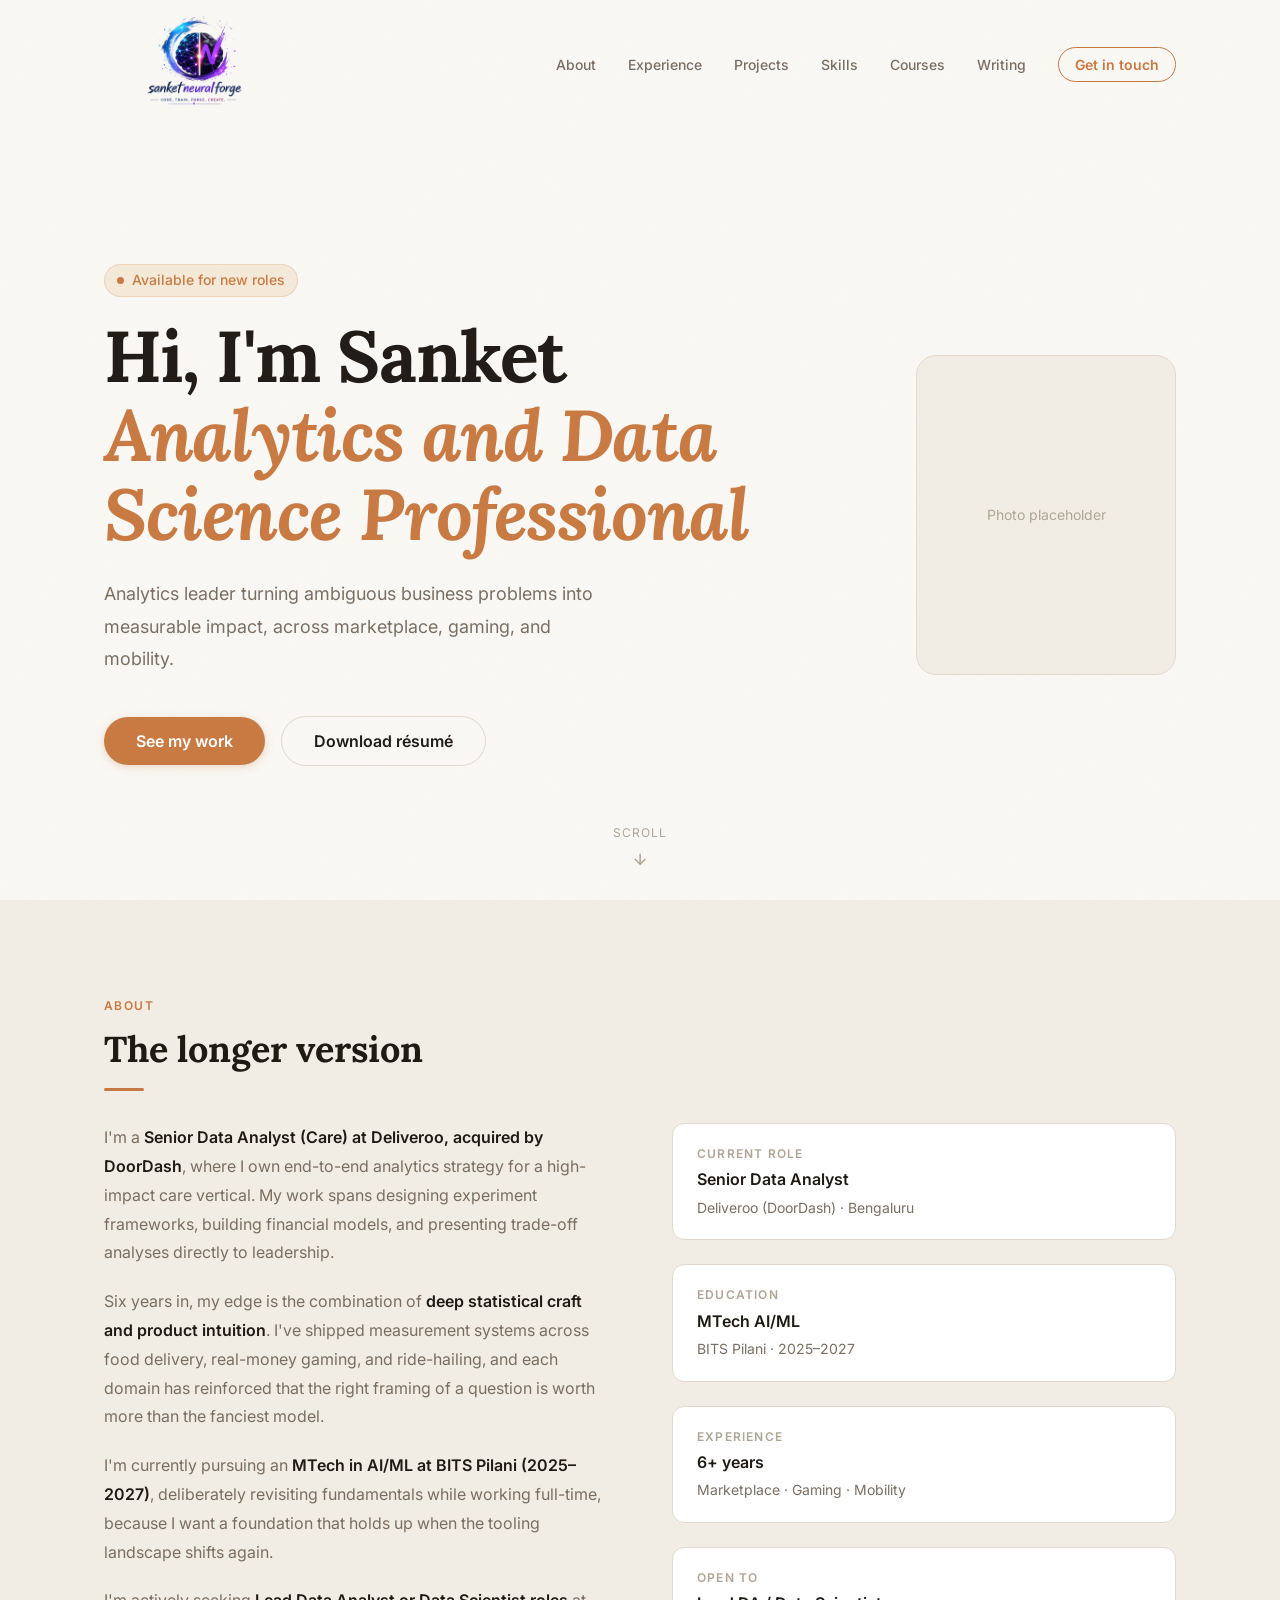
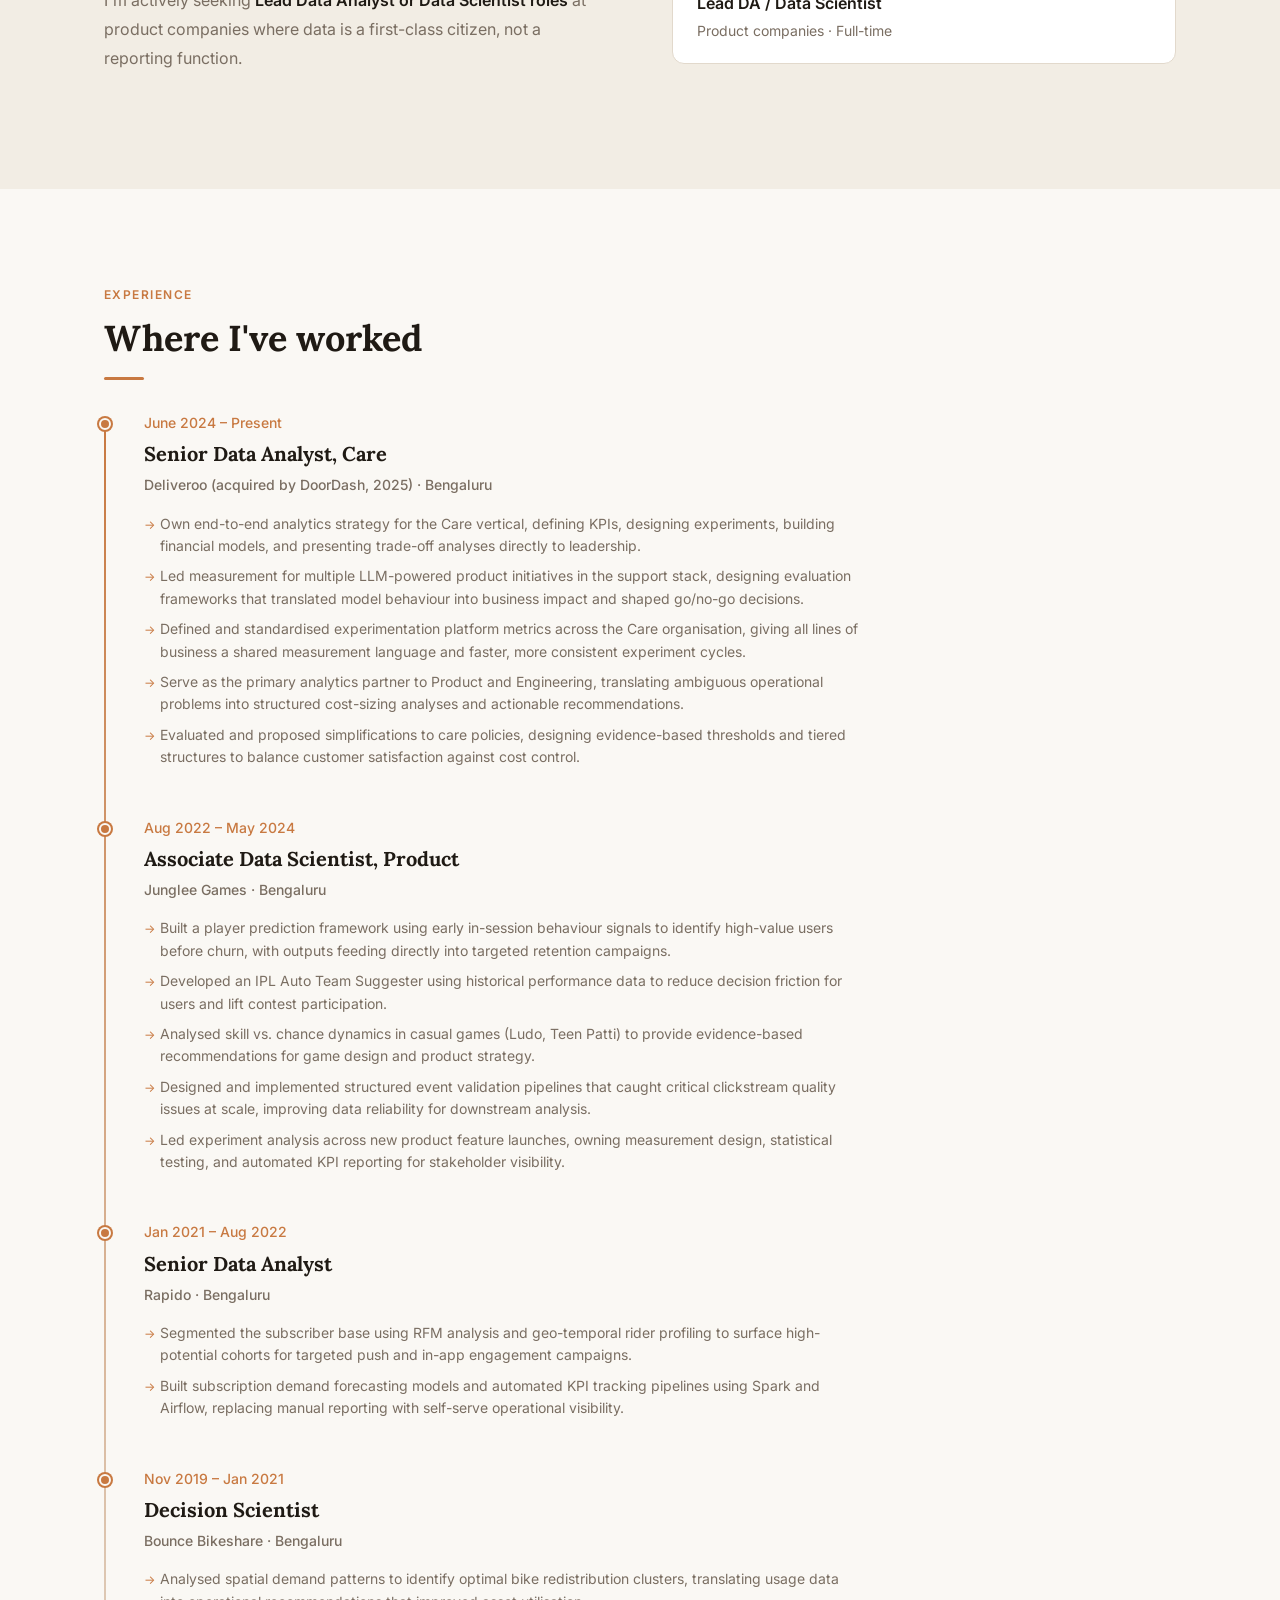
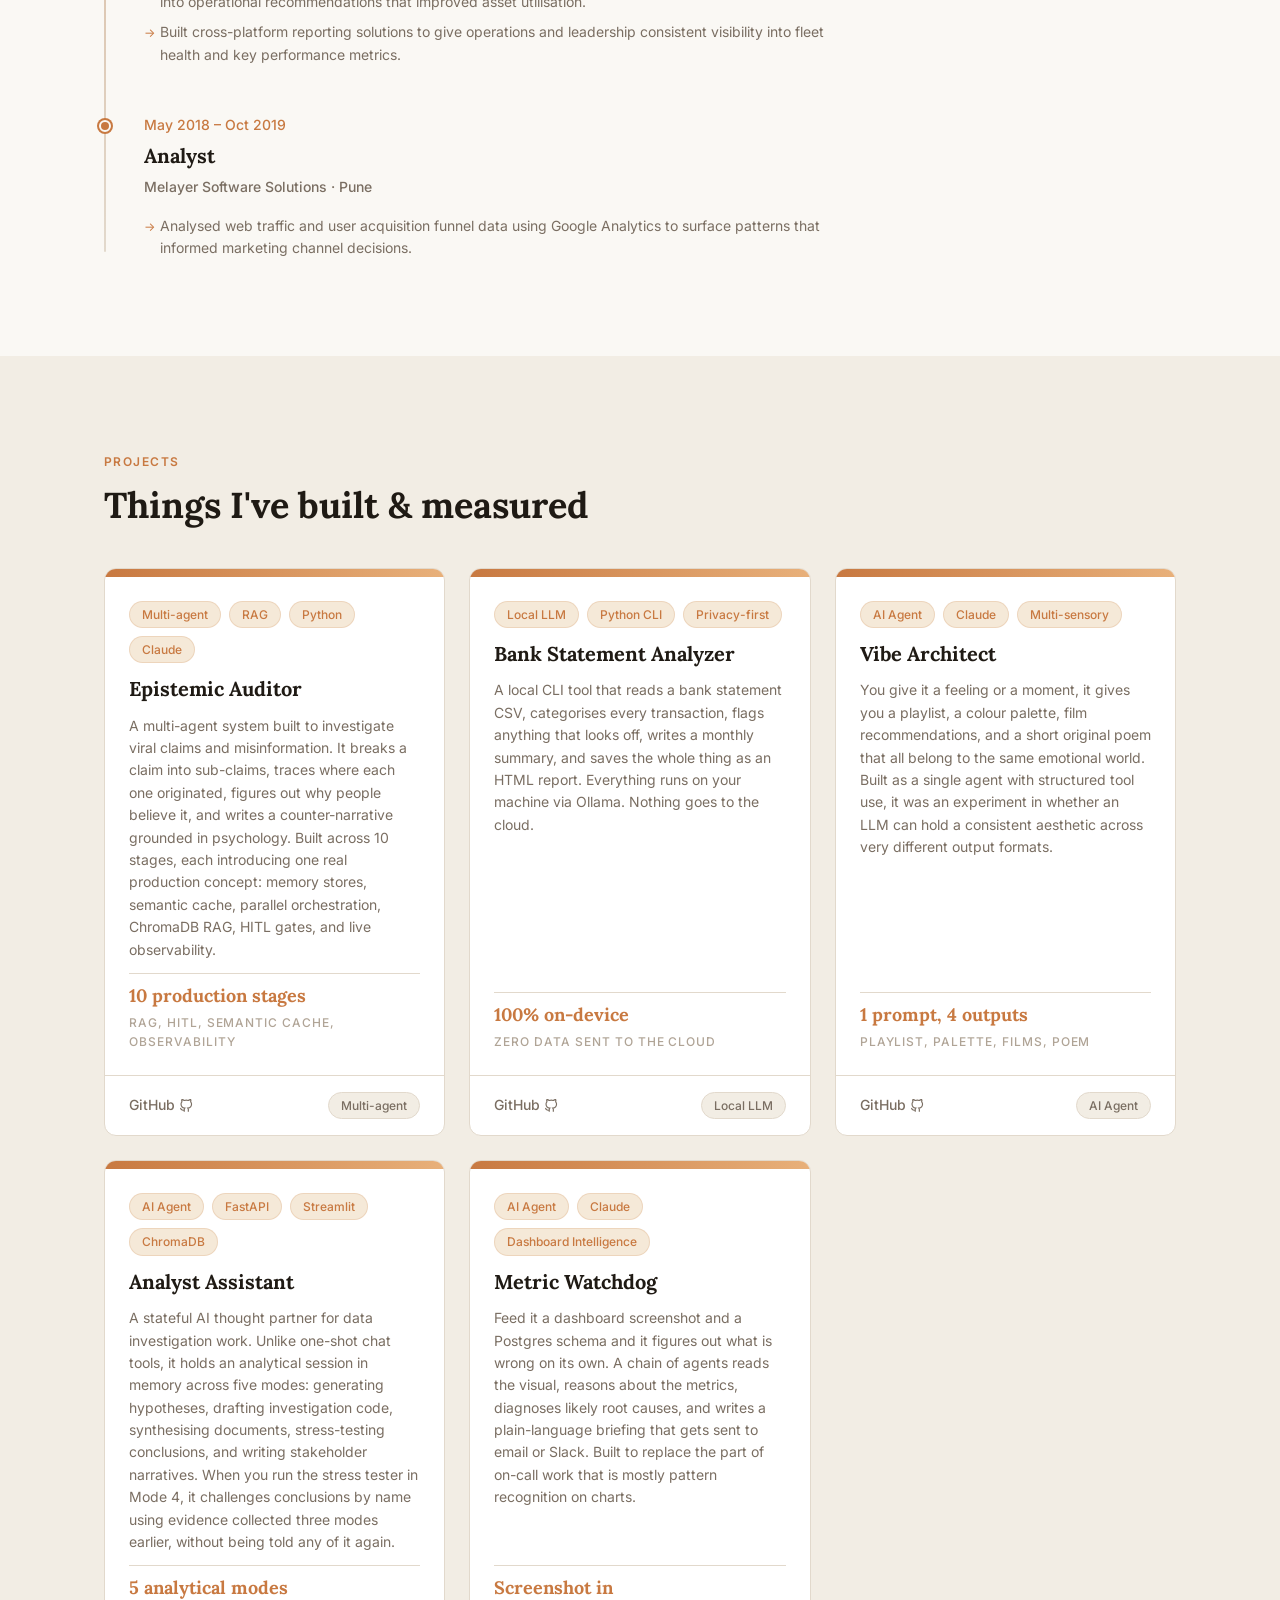
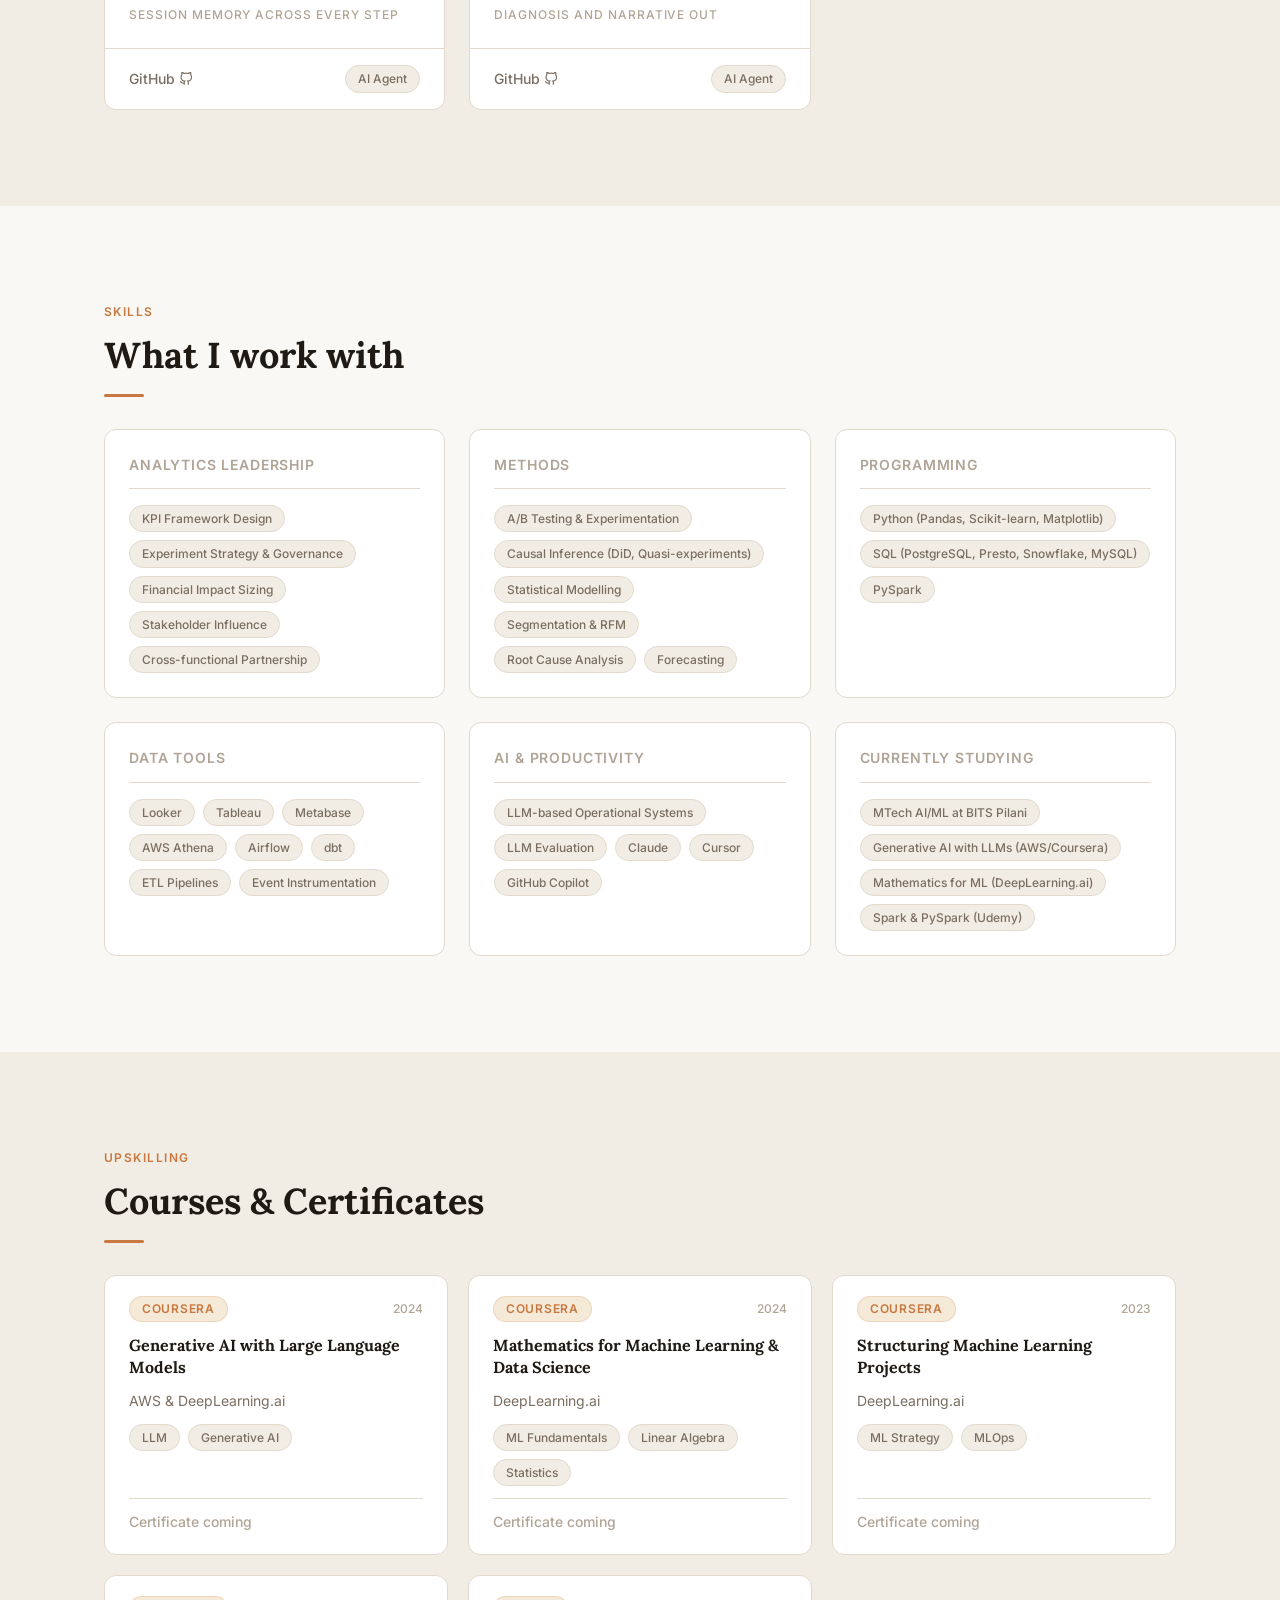
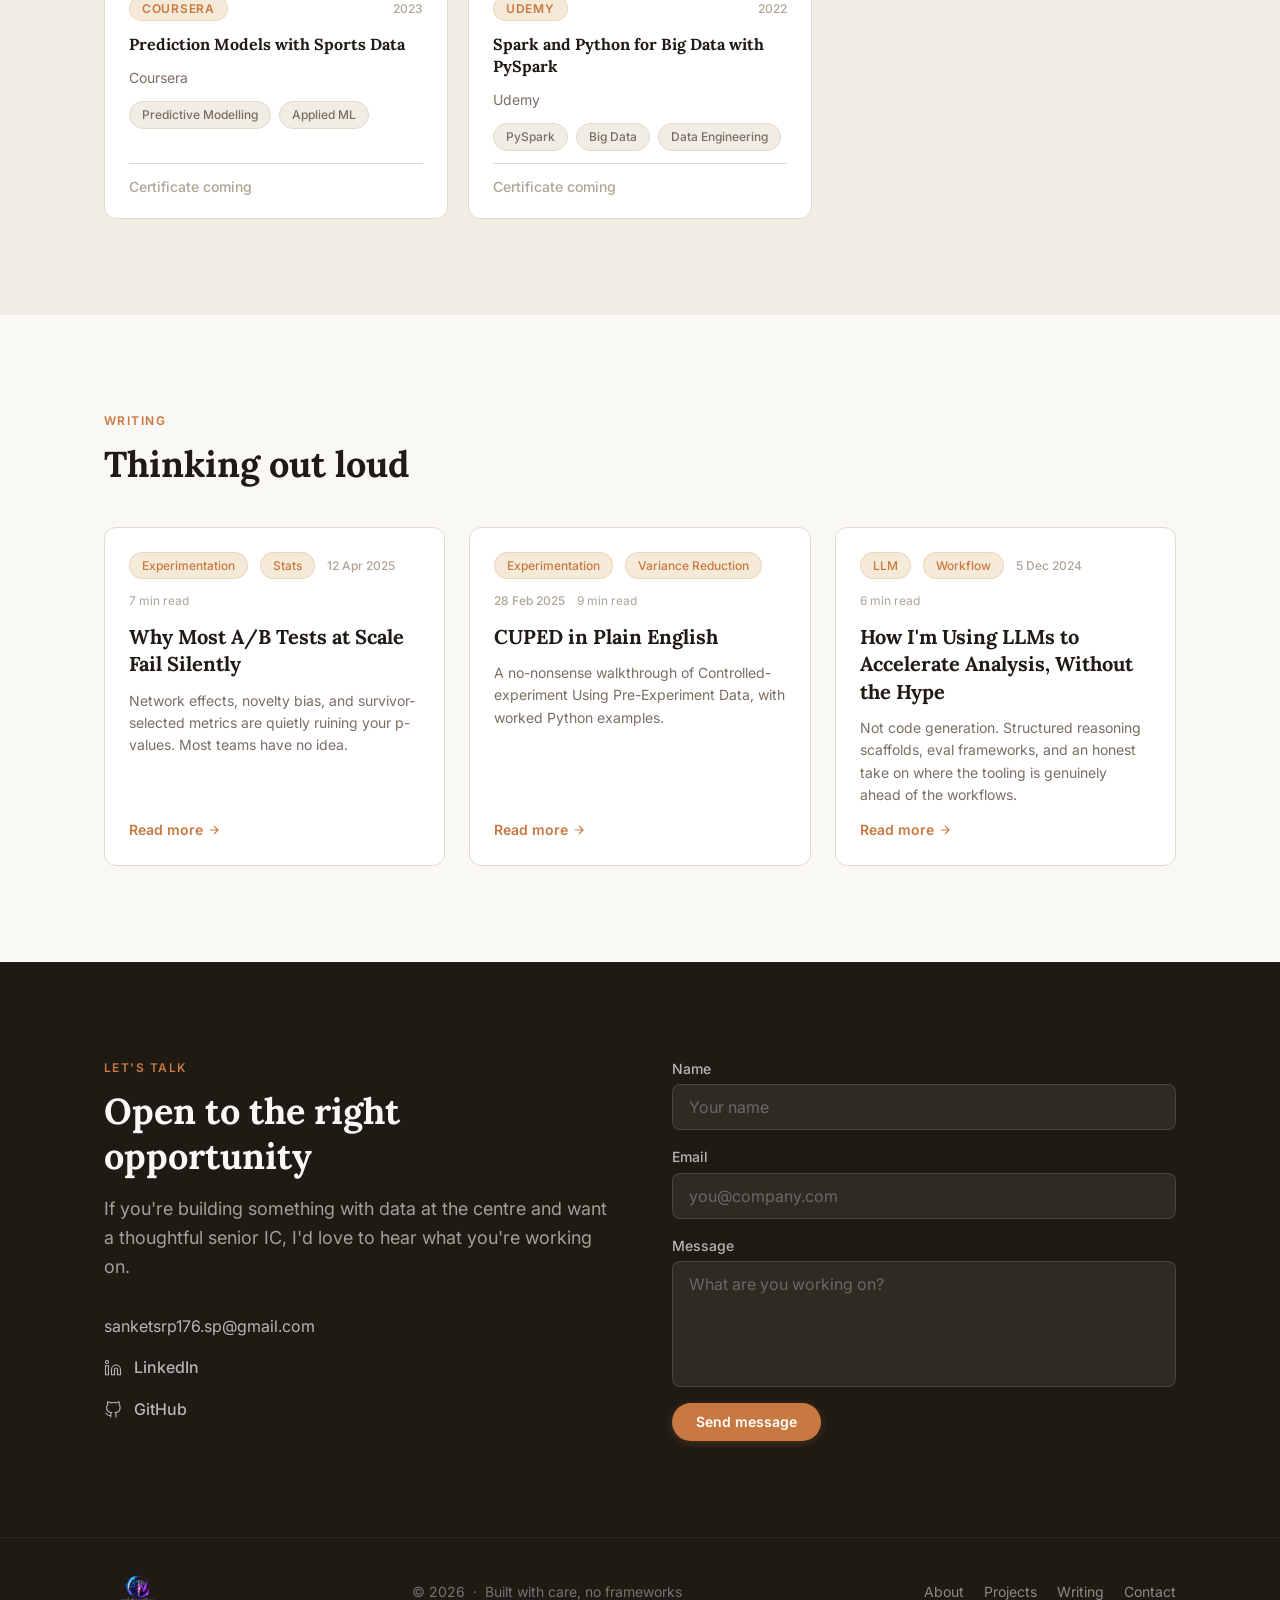
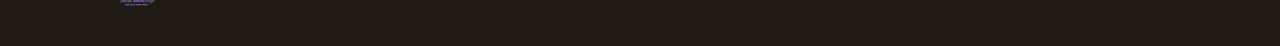
<file: index.html>
<!DOCTYPE html>
<html lang="en">
<head>
  <meta charset="UTF-8" />
  <meta name="viewport" content="width=device-width, initial-scale=1.0" />
  <!-- TODO: Update title and description with your actual name/tagline -->
  <title>SanketNeuralForge | Analytics Leader & Data Scientist</title>
  <meta name="description" content="Senior Data Analyst specialising in causal inference, A/B experimentation, and ML. Open to Lead DA and Data Scientist roles." />

  <!-- Open Graph -->
  <meta property="og:title" content="SanketNeuralForge | Analytics Leader & Data Scientist" />
  <meta property="og:description" content="Causal inference, experimentation, and applied ML." />
  <meta property="og:type" content="website" />
  <!-- TODO: Add og:image once you have a profile photo hosted -->
  <!-- <meta property="og:image" content="https://yourdomain.com/assets/images/og.png" /> -->

  <!-- Favicon -->
  <!-- TODO: Add favicon. Create a 32×32 PNG and reference it here. -->
  <!-- <link rel="icon" type="image/png" href="assets/images/favicon.png" /> -->

  <!-- Styles -->
  <link rel="stylesheet" href="assets/css/main.css" />
</head>
<body>

  <!-- ══════════════════════════════════════════════════════════
       NAV
  ══════════════════════════════════════════════════════════ -->
  <nav id="nav" role="navigation" aria-label="Main navigation">
    <div class="container nav-inner">

      <!-- Logo -->
      <a href="#hero" class="nav-logo" id="nav-logo">
        <img src="assets/images/logo_png.png" alt="Sanket Neural Forge" class="nav-logo-img" />
      </a>

      <!-- Desktop links -->
      <ul class="nav-links" id="nav-links" role="list">
        <li><a href="#about">About</a></li>
        <li><a href="#experience">Experience</a></li>
        <li><a href="#projects">Projects</a></li>
        <li><a href="#skills">Skills</a></li>
        <li><a href="#certifications">Courses</a></li>
        <li><a href="#writing">Writing</a></li>
        <li><a href="#contact" class="nav-cta">Get in touch</a></li>
      </ul>

      <!-- Mobile hamburger -->
      <button class="nav-toggle" id="nav-toggle" aria-label="Toggle navigation" aria-expanded="false">
        <span></span><span></span><span></span>
      </button>
    </div>
  </nav>


  <!-- ══════════════════════════════════════════════════════════
       HERO
  ══════════════════════════════════════════════════════════ -->
  <section id="hero">
    <div class="hero-bg-grain" aria-hidden="true"></div>
    <div class="container">
      <div class="hero-inner">

        <div class="hero-content">
          <!-- Tag line above the title -->
          <div class="hero-tag">Available for new roles</div>

          <!-- Title — filled by JS -->
          <h1 class="hero-title">Hi, I'm Sanket<br><em>Senior Data Analyst</em></h1>

          <!-- Tagline — filled by JS -->
          <p class="hero-desc">I turn messy data into decisions that move the needle.</p>

          <!-- CTAs -->
          <div class="hero-actions">
            <a href="#projects" class="btn btn--primary btn--lg">See my work</a>
            <a href="#" class="btn btn--outline btn--lg hero-resume-btn" target="_blank" rel="noopener">
              <!-- TODO: Point resume href to your PDF -->
              Download résumé
            </a>
          </div>
        </div>

        <!-- Portrait — shown on desktop -->
        <div class="hero-portrait" aria-hidden="true">
          <!-- TODO: Replace with your actual photo -->
          <!-- <img src="assets/images/sanket.jpg" alt="Sanket" /> -->
          <div class="hero-portrait-placeholder">
            <!-- TODO: Add photo as assets/images/sanket.jpg -->
            Photo placeholder
          </div>
        </div>

      </div>
    </div>

    <!-- Scroll hint -->
    <div class="hero-scroll-hint" aria-hidden="true">
      scroll
      <svg viewBox="0 0 24 24" fill="none" stroke-width="2"><path d="M12 5v14M5 12l7 7 7-7"/></svg>
    </div>
  </section>


  <!-- ══════════════════════════════════════════════════════════
       ABOUT
  ══════════════════════════════════════════════════════════ -->
  <section id="about" class="section section--alt">
    <div class="container">
      <p class="section-label reveal">About</p>
      <h2 class="section-title reveal">The longer version</h2>
      <div class="divider reveal"></div>

      <div class="about-grid">
        <!-- Bio paragraphs — filled by JS from CONFIG.about -->
        <div class="about-text reveal" id="about-text"></div>

        <!-- Fact cards — filled by JS from CONFIG.facts -->
        <div class="about-facts" id="about-facts"></div>
      </div>
    </div>
  </section>


  <!-- ══════════════════════════════════════════════════════════
       EXPERIENCE
  ══════════════════════════════════════════════════════════ -->
  <section id="experience" class="section">
    <div class="container">
      <p class="section-label reveal">Experience</p>
      <h2 class="section-title reveal">Where I've worked</h2>
      <div class="divider reveal"></div>

      <!-- Timeline — filled by JS from CONFIG.experience -->
      <div class="timeline" id="timeline"></div>
    </div>
  </section>


  <!-- ══════════════════════════════════════════════════════════
       PROJECTS
  ══════════════════════════════════════════════════════════ -->
  <section id="projects" class="section section--alt">
    <div class="container">
      <div class="projects-header">
        <div>
          <p class="section-label reveal">Projects</p>
          <h2 class="section-title reveal" style="margin-bottom:0">Things I've built &amp; measured</h2>
        </div>
        <!-- TODO: Add a link to your GitHub or a "See all" page if needed -->
        <!-- <a href="#" class="btn btn--ghost">See all →</a> -->
      </div>

      <!-- Project cards — filled by JS from CONFIG.projects -->
      <div class="projects-grid" id="projects-grid"></div>
    </div>
  </section>


  <!-- ══════════════════════════════════════════════════════════
       SKILLS
  ══════════════════════════════════════════════════════════ -->
  <section id="skills" class="section">
    <div class="container">
      <p class="section-label reveal">Skills</p>
      <h2 class="section-title reveal">What I work with</h2>
      <div class="divider reveal"></div>

      <!-- Skill groups — filled by JS from CONFIG.skills -->
      <div class="skills-grid" id="skills-grid"></div>
    </div>
  </section>


  <!-- ══════════════════════════════════════════════════════════
       CERTIFICATIONS
  ══════════════════════════════════════════════════════════ -->
  <section id="certifications" class="section section--alt">
    <div class="container">
      <p class="section-label reveal">Upskilling</p>
      <h2 class="section-title reveal">Courses &amp; Certificates</h2>
      <div class="divider reveal"></div>

      <!-- Cert cards — filled by JS from CONFIG.certifications -->
      <div class="certs-grid" id="certs-grid"></div>
    </div>
  </section>


  <!-- ══════════════════════════════════════════════════════════
       WRITING
  ══════════════════════════════════════════════════════════ -->
  <section id="writing" class="section">
    <div class="container">
      <div class="writing-header">
        <div>
          <p class="section-label reveal">Writing</p>
          <h2 class="section-title reveal" style="margin-bottom:0">Thinking out loud</h2>
        </div>
        <!-- TODO: Uncomment and link once you have a full blog index page -->
        <!-- <a href="blog/index.html" class="btn btn--ghost">All posts →</a> -->
      </div>

      <!-- Writing cards — filled by JS from CONFIG.posts -->
      <div class="writing-grid" id="writing-grid"></div>
    </div>
  </section>


  <!-- ══════════════════════════════════════════════════════════
       CONTACT
  ══════════════════════════════════════════════════════════ -->
  <section id="contact">
    <div class="container">
      <div class="contact-inner">

        <div class="contact-info">
          <p class="section-label">Let's talk</p>
          <h2 class="section-title">Open to the right opportunity</h2>
          <p class="section-subtitle" style="color:rgba(250,248,244,.6)">
            If you're building something with data at the centre and want a thoughtful senior IC,
            I'd love to hear what you're working on.
          </p>

          <div class="contact-links">
            <!-- Email -->
            <a href="#" class="contact-link-item" id="contact-email-link">
              <svg viewBox="0 0 24 24" fill="none" stroke="currentColor" stroke-width="1.5"><path d="M3 8l7.89 5.26a2 2 0 002.22 0L21 8M5 19h14a2 2 0 002-2V7a2 2 0 00-2-2H5a2 2 0 00-2 2v10a2 2 0 002 2z"/></svg>
              <span><!-- filled by JS --></span>
            </a>
            <!-- LinkedIn -->
            <a href="#" class="contact-link-item" id="contact-linkedin-link" target="_blank" rel="noopener">
              <svg viewBox="0 0 24 24" fill="none" stroke="currentColor" stroke-width="1.5"><path d="M16 8a6 6 0 016 6v7h-4v-7a2 2 0 00-2-2 2 2 0 00-2 2v7h-4v-7a6 6 0 016-6zM2 9h4v12H2z"/><circle cx="4" cy="4" r="2"/></svg>
              <span>LinkedIn</span>
            </a>
            <!-- GitHub -->
            <a href="#" class="contact-link-item" id="contact-github-link" target="_blank" rel="noopener">
              <svg viewBox="0 0 24 24" fill="none" stroke="currentColor" stroke-width="1.5"><path d="M9 19c-5 1.5-5-2.5-7-3m14 6v-3.87a3.37 3.37 0 00-.94-2.61c3.14-.35 6.44-1.54 6.44-7A5.44 5.44 0 0020 4.77 5.07 5.07 0 0019.91 1S18.73.65 16 2.48a13.38 13.38 0 00-7 0C6.27.65 5.09 1 5.09 1A5.07 5.07 0 005 4.77a5.44 5.44 0 00-1.5 3.78c0 5.42 3.3 6.61 6.44 7A3.37 3.37 0 009 18.13V22"/></svg>
              <span>GitHub</span>
            </a>
          </div>
        </div>

        <!-- Contact form -->
        <form class="contact-form" id="contact-form" novalidate>
          <!-- TODO: To make this form work, either:
               (A) Add action="https://formspree.io/f/YOUR_ID" to this <form> element
               (B) Use Netlify Forms: add netlify attribute to <form>
               Then remove the JS form handler in main.js -->
          <div class="form-group">
            <label class="form-label" for="form-name">Name</label>
            <input class="form-control" id="form-name" name="name" type="text" placeholder="Your name" required />
          </div>
          <div class="form-group">
            <label class="form-label" for="form-email">Email</label>
            <input class="form-control" id="form-email" name="email" type="email" placeholder="you@company.com" required />
          </div>
          <div class="form-group">
            <label class="form-label" for="form-message">Message</label>
            <textarea class="form-control" id="form-message" name="message" rows="5" placeholder="What are you working on?" required></textarea>
          </div>
          <button type="submit" class="btn btn--primary" style="align-self:flex-start">Send message</button>
        </form>

      </div>
    </div>
  </section>


  <!-- ══════════════════════════════════════════════════════════
       FOOTER
  ══════════════════════════════════════════════════════════ -->
  <footer>
    <div class="container footer-inner">
      <a href="#hero" class="footer-logo" id="footer-logo">
        <img src="assets/images/logo_png.png" alt="Sanket Neural Forge" class="footer-logo-img" />
      </a>
      <span class="footer-copy">© <span id="footer-year"></span> &nbsp;·&nbsp; Built with care, no frameworks</span>
      <nav class="footer-links" aria-label="Footer navigation">
        <a href="#about">About</a>
        <a href="#projects">Projects</a>
        <a href="#writing">Writing</a>
        <a href="#contact">Contact</a>
      </nav>
    </div>
  </footer>

  <script>
    document.getElementById('footer-year').textContent = new Date().getFullYear();
  </script>

  <!-- Back to top button -->
  <button id="back-to-top" aria-label="Back to top">
    <svg viewBox="0 0 24 24" fill="none" stroke="currentColor" stroke-width="2"><path d="M18 15l-6-6-6 6"/></svg>
  </button>

  <!-- Toast notification -->
  <div id="toast" role="status" aria-live="polite"></div>

  <!-- Main script -->
  <script src="assets/js/main.js"></script>

</body>
</html>
</file>
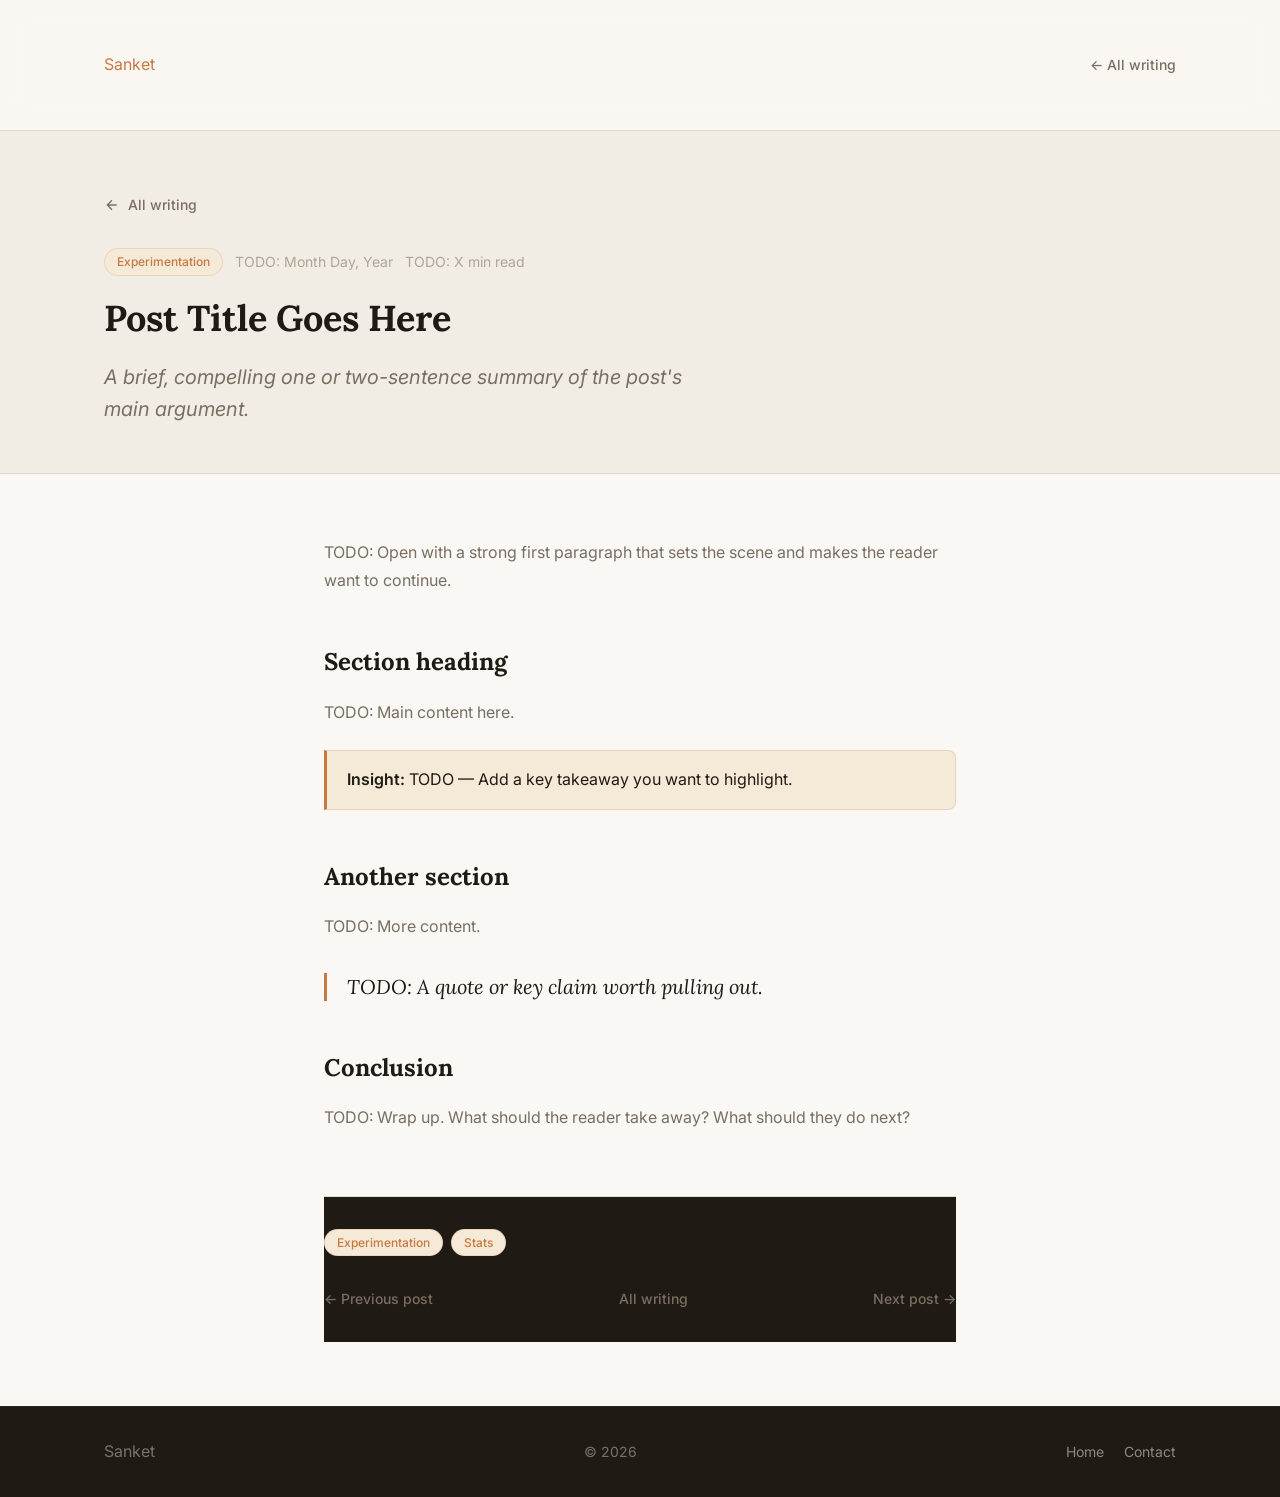
<file: blog/template.html>
<!DOCTYPE html>
<html lang="en">
<head>
  <meta charset="UTF-8" />
  <meta name="viewport" content="width=device-width, initial-scale=1.0" />
  <!-- TODO: Update title and description for this post -->
  <title>Post Title — Sanket</title>
  <meta name="description" content="TODO: Add a one-sentence description of this blog post." />

  <link rel="stylesheet" href="../assets/css/main.css" />

  <style>
    /* ── Blog post layout ── */
    .post-header {
      background: var(--color-bg-alt);
      padding-top: calc(var(--nav-height) + var(--space-16));
      padding-bottom: var(--space-12);
      border-bottom: 1px solid var(--color-border);
    }

    .post-back {
      display: inline-flex;
      align-items: center;
      gap: var(--space-2);
      font-size: var(--text-sm);
      font-weight: var(--weight-medium);
      color: var(--color-text-muted);
      margin-bottom: var(--space-8);
      transition: color var(--duration) var(--ease-out);
    }
    .post-back:hover { color: var(--color-accent); }
    .post-back svg { width: 16px; height: 16px; }

    .post-meta {
      display: flex;
      flex-wrap: wrap;
      gap: var(--space-3);
      align-items: center;
      margin-bottom: var(--space-5);
    }

    .post-date {
      font-size: var(--text-sm);
      color: var(--color-text-light);
    }

    .post-read-time {
      font-size: var(--text-sm);
      color: var(--color-text-light);
    }

    .post-title {
      font-family: var(--font-serif);
      font-size: clamp(var(--text-2xl), 5vw, var(--text-4xl));
      font-weight: var(--weight-bold);
      line-height: var(--leading-tight);
      color: var(--color-text);
      margin-bottom: var(--space-5);
      max-width: 760px;
    }

    .post-lead {
      font-size: var(--text-xl);
      color: var(--color-text-muted);
      max-width: 620px;
      line-height: var(--leading-normal);
      font-style: italic;
    }

    /* ── Progress bar ── */
    #read-progress {
      position: fixed;
      top: 0;
      left: 0;
      height: 3px;
      background: var(--color-accent);
      width: 0%;
      z-index: 200;
      transition: width 0.1s linear;
    }

    /* ── Body ── */
    .post-body {
      max-width: var(--max-width-text);
      margin-inline: auto;
      padding-block: var(--space-16);
    }

    .post-body h2 {
      font-family: var(--font-serif);
      font-size: var(--text-2xl);
      font-weight: var(--weight-bold);
      color: var(--color-text);
      margin-top: var(--space-12);
      margin-bottom: var(--space-4);
    }

    .post-body h3 {
      font-family: var(--font-serif);
      font-size: var(--text-xl);
      font-weight: var(--weight-bold);
      color: var(--color-text);
      margin-top: var(--space-8);
      margin-bottom: var(--space-3);
    }

    .post-body p {
      color: var(--color-text-muted);
      line-height: var(--leading-loose);
      margin-bottom: var(--space-5);
    }

    .post-body strong { color: var(--color-text); font-weight: var(--weight-semibold); }

    .post-body a {
      color: var(--color-accent);
      text-decoration: underline;
      text-decoration-color: rgba(200,121,65,.3);
      text-underline-offset: 3px;
    }
    .post-body a:hover { text-decoration-color: var(--color-accent); }

    .post-body ul, .post-body ol {
      padding-left: var(--space-6);
      margin-bottom: var(--space-5);
      color: var(--color-text-muted);
      line-height: var(--leading-loose);
    }

    .post-body li { margin-bottom: var(--space-2); }

    .post-body pre {
      background: var(--color-text);
      color: var(--color-bg);
      border-radius: var(--radius-md);
      padding: var(--space-5) var(--space-6);
      overflow-x: auto;
      margin-bottom: var(--space-5);
      font-size: var(--text-sm);
      line-height: 1.7;
    }

    .post-body code {
      font-family: var(--font-mono);
      font-size: 0.9em;
      background: var(--color-bg-alt);
      border: 1px solid var(--color-border);
      padding: 2px 6px;
      border-radius: var(--radius-sm);
    }

    .post-body pre code {
      background: none;
      border: none;
      padding: 0;
      font-size: inherit;
      color: inherit;
    }

    .post-body blockquote {
      border-left: 3px solid var(--color-accent);
      padding-left: var(--space-5);
      margin: var(--space-8) 0;
      font-family: var(--font-serif);
      font-size: var(--text-xl);
      font-style: italic;
      color: var(--color-text);
      line-height: var(--leading-snug);
    }

    .post-body hr {
      border: none;
      border-top: 1px solid var(--color-border);
      margin: var(--space-10) 0;
    }

    .post-body img {
      border-radius: var(--radius-md);
      border: 1px solid var(--color-border);
      margin: var(--space-6) 0;
      width: 100%;
    }

    .post-body figcaption {
      font-size: var(--text-sm);
      color: var(--color-text-light);
      text-align: center;
      margin-top: calc(-1 * var(--space-4));
      margin-bottom: var(--space-6);
    }

    /* ── Callout box ── */
    .callout {
      background: var(--color-accent-soft);
      border: 1px solid rgba(200,121,65,.2);
      border-left: 3px solid var(--color-accent);
      border-radius: 0 var(--radius-md) var(--radius-md) 0;
      padding: var(--space-4) var(--space-5);
      margin: var(--space-6) 0;
      color: var(--color-text);
    }

    /* ── Post footer ── */
    .post-footer {
      border-top: 1px solid var(--color-border);
      margin-top: var(--space-16);
      padding-top: var(--space-8);
    }

    .post-tags {
      display: flex;
      flex-wrap: wrap;
      gap: var(--space-2);
      margin-bottom: var(--space-8);
    }

    .post-nav {
      display: flex;
      justify-content: space-between;
      gap: var(--space-4);
      flex-wrap: wrap;
    }

    .post-nav a {
      font-size: var(--text-sm);
      font-weight: var(--weight-medium);
      color: var(--color-text-muted);
      text-decoration: none;
    }
    .post-nav a:hover { color: var(--color-accent); }
  </style>
</head>
<body>

  <!-- Reading progress bar -->
  <div id="read-progress" aria-hidden="true"></div>

  <!-- Minimal nav -->
  <nav id="nav" style="background:rgba(250,248,244,.95);backdrop-filter:blur(12px);box-shadow:0 1px 0 var(--color-border);" role="navigation">
    <div class="container nav-inner">
      <a href="../index.html" class="nav-logo">Sanket</a>
      <div class="nav-links" style="display:flex;">
        <a href="../index.html#writing">← All writing</a>
      </div>
    </div>
  </nav>


  <!-- ── Post header ── -->
  <header class="post-header">
    <div class="container">
      <a href="../index.html#writing" class="post-back">
        <svg viewBox="0 0 24 24" fill="none" stroke="currentColor" stroke-width="2"><path d="M19 12H5M12 5l-7 7 7 7"/></svg>
        All writing
      </a>

      <div class="post-meta">
        <!-- TODO: Replace with real tags -->
        <span class="tag">Experimentation</span>
        <!-- TODO: Update date and read time -->
        <span class="post-date">TODO: Month Day, Year</span>
        <span class="post-read-time">TODO: X min read</span>
      </div>

      <!-- TODO: Replace with your actual post title -->
      <h1 class="post-title">Post Title Goes Here</h1>
      <!-- TODO: Replace with your lead paragraph / TL;DR -->
      <p class="post-lead">A brief, compelling one or two-sentence summary of the post's main argument.</p>
    </div>
  </header>


  <!-- ── Post body ── -->
  <main>
    <article class="post-body container">

      <!-- ─── WRITE YOUR POST BELOW ───
           Use h2 for sections, h3 for sub-sections.
           Use <div class="callout"> for highlighted insights.
           Use <blockquote> for pull quotes.
           Use <pre><code> for code.
           Use <figure><img><figcaption> for images.
      ──────────────────────────────────── -->

      <p>TODO: Open with a strong first paragraph that sets the scene and makes the reader want to continue.</p>

      <h2>Section heading</h2>
      <p>TODO: Main content here.</p>

      <div class="callout">
        <strong>Insight:</strong> TODO — Add a key takeaway you want to highlight.
      </div>

      <h2>Another section</h2>
      <p>TODO: More content.</p>

      <blockquote>TODO: A quote or key claim worth pulling out.</blockquote>

      <h2>Conclusion</h2>
      <p>TODO: Wrap up. What should the reader take away? What should they do next?</p>

      <!-- Post footer -->
      <footer class="post-footer">
        <div class="post-tags">
          <!-- TODO: Replace with real tags -->
          <span class="tag">Experimentation</span>
          <span class="tag">Stats</span>
        </div>
        <nav class="post-nav" aria-label="Post navigation">
          <a href="#">← Previous post</a>
          <a href="../index.html#writing">All writing</a>
          <a href="#">Next post →</a>
        </nav>
      </footer>

    </article>
  </main>


  <!-- Footer -->
  <footer>
    <div class="container footer-inner">
      <span class="footer-logo">Sanket</span>
      <span class="footer-copy">© <span class="footer-year"></span></span>
      <nav class="footer-links">
        <a href="../index.html">Home</a>
        <a href="../index.html#contact">Contact</a>
      </nav>
    </div>
  </footer>

  <script>
    document.querySelectorAll('.footer-year').forEach(el => {
      el.textContent = new Date().getFullYear();
    });

    /* Reading progress bar */
    const bar = document.getElementById('read-progress');
    const article = document.querySelector('.post-body');
    window.addEventListener('scroll', () => {
      const { top, height } = article.getBoundingClientRect();
      const windowH = window.innerHeight;
      const scrolled = Math.max(0, Math.min(1, (-top) / (height - windowH)));
      bar.style.width = (scrolled * 100) + '%';
    }, { passive: true });
  </script>
</body>
</html>
</file>
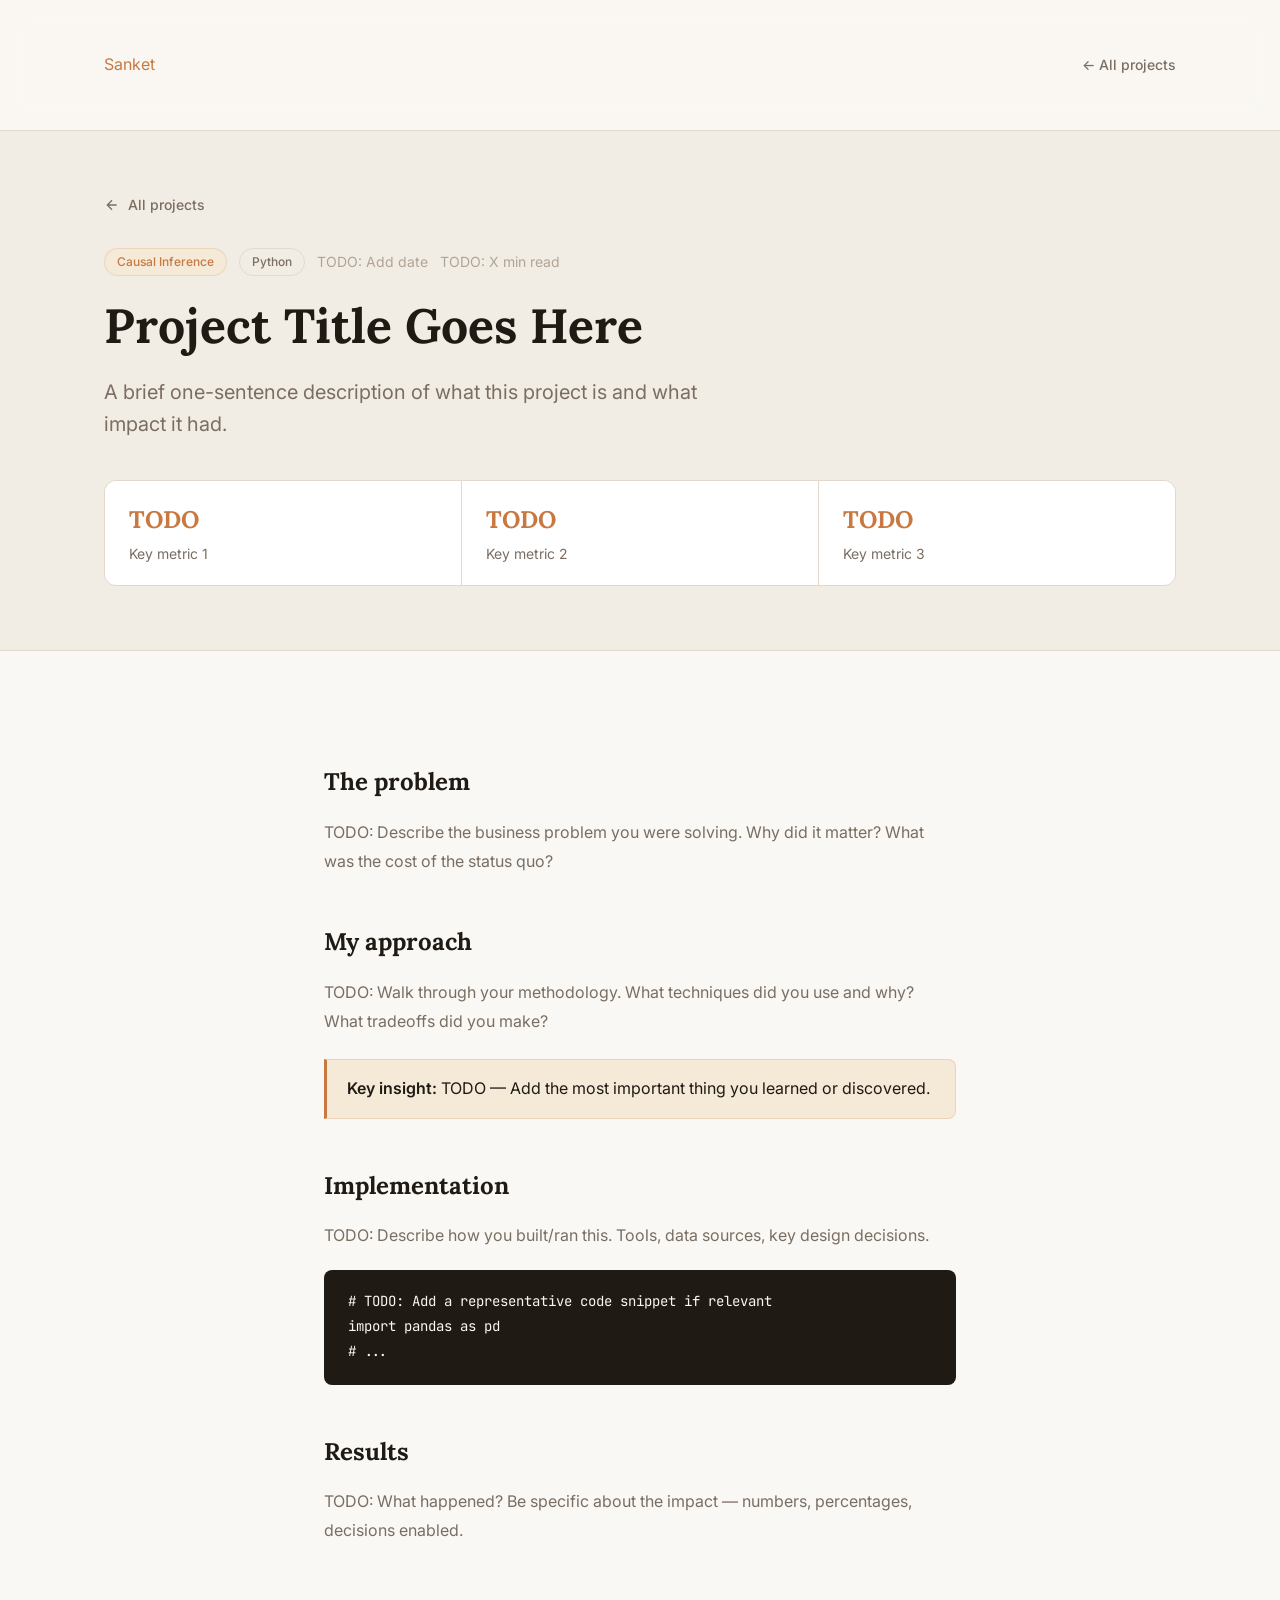
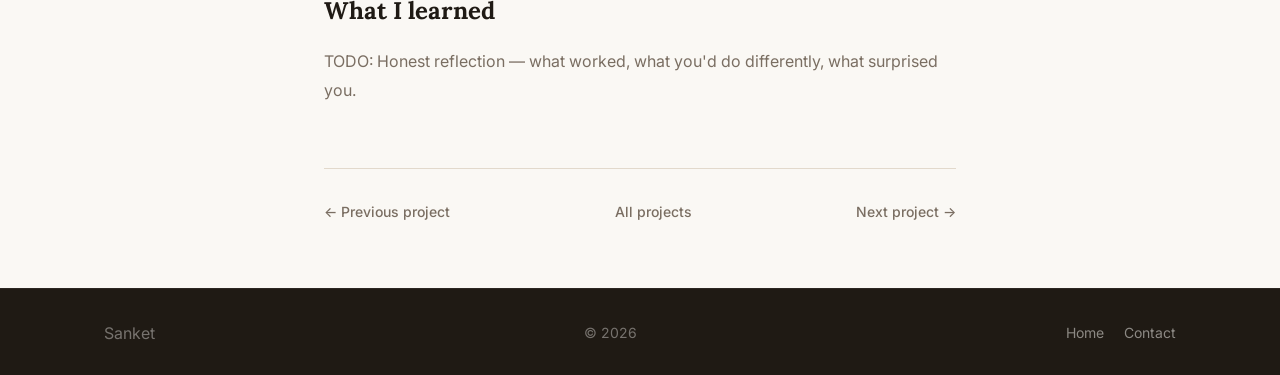
<file: projects/template.html>
<!DOCTYPE html>
<html lang="en">
<head>
  <meta charset="UTF-8" />
  <meta name="viewport" content="width=device-width, initial-scale=1.0" />
  <!-- TODO: Update title to match your project name -->
  <title>Project Title — Sanket</title>
  <meta name="description" content="TODO: Add a one-sentence description of this project." />

  <!-- Styles (adjust path if nesting deeper) -->
  <link rel="stylesheet" href="../assets/css/main.css" />

  <!-- Case study page styles -->
  <style>
    /* ── Case study layout ── */
    .cs-header {
      background: var(--color-bg-alt);
      padding-top: calc(var(--nav-height) + var(--space-16));
      padding-bottom: var(--space-16);
      border-bottom: 1px solid var(--color-border);
    }

    .cs-back {
      display: inline-flex;
      align-items: center;
      gap: var(--space-2);
      font-size: var(--text-sm);
      font-weight: var(--weight-medium);
      color: var(--color-text-muted);
      margin-bottom: var(--space-8);
      transition: color var(--duration) var(--ease-out);
    }
    .cs-back:hover { color: var(--color-accent); }
    .cs-back svg { width: 16px; height: 16px; }

    .cs-meta {
      display: flex;
      flex-wrap: wrap;
      gap: var(--space-3);
      align-items: center;
      margin-bottom: var(--space-5);
    }

    .cs-date {
      font-size: var(--text-sm);
      color: var(--color-text-light);
    }

    .cs-read-time {
      font-size: var(--text-sm);
      color: var(--color-text-light);
    }

    .cs-title {
      font-family: var(--font-serif);
      font-size: clamp(var(--text-2xl), 5vw, var(--text-5xl));
      font-weight: var(--weight-bold);
      line-height: var(--leading-tight);
      color: var(--color-text);
      margin-bottom: var(--space-5);
      max-width: 780px;
    }

    .cs-subtitle {
      font-size: var(--text-xl);
      color: var(--color-text-muted);
      max-width: 620px;
      line-height: var(--leading-normal);
    }

    /* ── Key metrics bar ── */
    .cs-metrics {
      display: flex;
      flex-wrap: wrap;
      gap: 1px;
      background: var(--color-border);
      border: 1px solid var(--color-border);
      border-radius: var(--radius-lg);
      overflow: hidden;
      margin-top: var(--space-10);
    }

    .cs-metric {
      flex: 1;
      min-width: 160px;
      background: var(--color-surface);
      padding: var(--space-5) var(--space-6);
    }

    .cs-metric-value {
      font-family: var(--font-serif);
      font-size: var(--text-2xl);
      font-weight: var(--weight-bold);
      color: var(--color-accent);
      margin-bottom: var(--space-1);
    }

    .cs-metric-label {
      font-size: var(--text-sm);
      color: var(--color-text-muted);
    }

    /* ── Body content ── */
    .cs-body {
      max-width: var(--max-width-text);
      margin-inline: auto;
      padding-block: var(--space-16);
    }

    .cs-body h2 {
      font-family: var(--font-serif);
      font-size: var(--text-2xl);
      font-weight: var(--weight-bold);
      color: var(--color-text);
      margin-top: var(--space-12);
      margin-bottom: var(--space-4);
    }

    .cs-body h3 {
      font-family: var(--font-serif);
      font-size: var(--text-xl);
      font-weight: var(--weight-bold);
      color: var(--color-text);
      margin-top: var(--space-8);
      margin-bottom: var(--space-3);
    }

    .cs-body p {
      color: var(--color-text-muted);
      line-height: var(--leading-loose);
      margin-bottom: var(--space-5);
    }

    .cs-body strong { color: var(--color-text); font-weight: var(--weight-semibold); }

    .cs-body ul, .cs-body ol {
      padding-left: var(--space-6);
      margin-bottom: var(--space-5);
      color: var(--color-text-muted);
      line-height: var(--leading-loose);
    }

    .cs-body li { margin-bottom: var(--space-2); }

    .cs-body pre {
      background: var(--color-text);
      color: var(--color-bg);
      border-radius: var(--radius-md);
      padding: var(--space-5) var(--space-6);
      overflow-x: auto;
      margin-bottom: var(--space-5);
      font-size: var(--text-sm);
      line-height: 1.7;
    }

    .cs-body code {
      font-family: var(--font-mono);
      font-size: 0.9em;
      background: var(--color-bg-alt);
      border: 1px solid var(--color-border);
      padding: 2px 6px;
      border-radius: var(--radius-sm);
    }

    .cs-body pre code {
      background: none;
      border: none;
      padding: 0;
      font-size: inherit;
      color: inherit;
    }

    .cs-body blockquote {
      border-left: 3px solid var(--color-accent);
      padding-left: var(--space-5);
      margin: var(--space-8) 0;
      font-family: var(--font-serif);
      font-size: var(--text-xl);
      font-style: italic;
      color: var(--color-text);
      line-height: var(--leading-snug);
    }

    .cs-body hr {
      border: none;
      border-top: 1px solid var(--color-border);
      margin: var(--space-10) 0;
    }

    /* ── Callout box ── */
    .callout {
      background: var(--color-accent-soft);
      border: 1px solid rgba(200,121,65,.2);
      border-left: 3px solid var(--color-accent);
      border-radius: 0 var(--radius-md) var(--radius-md) 0;
      padding: var(--space-4) var(--space-5);
      margin: var(--space-6) 0;
      color: var(--color-text);
    }

    /* ── Navigation between posts ── */
    .cs-nav {
      border-top: 1px solid var(--color-border);
      margin-top: var(--space-16);
      padding-top: var(--space-8);
      display: flex;
      justify-content: space-between;
      gap: var(--space-4);
      flex-wrap: wrap;
    }

    .cs-nav a {
      font-size: var(--text-sm);
      font-weight: var(--weight-medium);
      color: var(--color-text-muted);
    }
    .cs-nav a:hover { color: var(--color-accent); }
  </style>
</head>
<body>

  <!-- Minimal nav -->
  <nav id="nav" style="background:rgba(250,248,244,.95);backdrop-filter:blur(12px);box-shadow:0 1px 0 var(--color-border);" role="navigation">
    <div class="container nav-inner">
      <a href="../index.html" class="nav-logo">Sanket</a>
      <div class="nav-links" style="display:flex;">
        <a href="../index.html#projects">← All projects</a>
      </div>
    </div>
  </nav>


  <!-- ── Case study header ── -->
  <header class="cs-header">
    <div class="container">
      <a href="../index.html#projects" class="cs-back">
        <svg viewBox="0 0 24 24" fill="none" stroke="currentColor" stroke-width="2"><path d="M19 12H5M12 5l-7 7 7 7"/></svg>
        All projects
      </a>

      <div class="cs-meta">
        <!-- TODO: Replace with real tags -->
        <span class="tag">Causal Inference</span>
        <span class="tag tag--neutral">Python</span>
        <span class="cs-date">TODO: Add date</span>
        <span class="cs-read-time">TODO: X min read</span>
      </div>

      <!-- TODO: Replace with your actual project title -->
      <h1 class="cs-title">Project Title Goes Here</h1>
      <!-- TODO: Replace with a one-sentence summary -->
      <p class="cs-subtitle">A brief one-sentence description of what this project is and what impact it had.</p>

      <!-- Key metrics — add/remove .cs-metric blocks as needed -->
      <div class="cs-metrics">
        <div class="cs-metric">
          <div class="cs-metric-value">TODO</div>
          <div class="cs-metric-label">Key metric 1</div>
        </div>
        <div class="cs-metric">
          <div class="cs-metric-value">TODO</div>
          <div class="cs-metric-label">Key metric 2</div>
        </div>
        <div class="cs-metric">
          <div class="cs-metric-value">TODO</div>
          <div class="cs-metric-label">Key metric 3</div>
        </div>
      </div>
    </div>
  </header>


  <!-- ── Case study body ── -->
  <main>
    <article class="cs-body container">

      <!-- ─── WRITE YOUR CASE STUDY BELOW ───
           Use h2 for major sections, h3 for sub-sections.
           Use <div class="callout"> for highlighted insights.
           Use <pre><code> for code snippets.
      ──────────────────────────────────────── -->

      <h2>The problem</h2>
      <p>TODO: Describe the business problem you were solving. Why did it matter? What was the cost of the status quo?</p>

      <h2>My approach</h2>
      <p>TODO: Walk through your methodology. What techniques did you use and why? What tradeoffs did you make?</p>

      <div class="callout">
        <strong>Key insight:</strong> TODO — Add the most important thing you learned or discovered.
      </div>

      <h2>Implementation</h2>
      <p>TODO: Describe how you built/ran this. Tools, data sources, key design decisions.</p>

      <pre><code># TODO: Add a representative code snippet if relevant
import pandas as pd
# ...
</code></pre>

      <h2>Results</h2>
      <p>TODO: What happened? Be specific about the impact — numbers, percentages, decisions enabled.</p>

      <h2>What I learned</h2>
      <p>TODO: Honest reflection — what worked, what you'd do differently, what surprised you.</p>

      <!-- Navigation to other projects -->
      <nav class="cs-nav" aria-label="Project navigation">
        <a href="#">← Previous project</a>
        <a href="../index.html#projects">All projects</a>
        <a href="#">Next project →</a>
      </nav>

    </article>
  </main>


  <!-- Footer -->
  <footer>
    <div class="container footer-inner">
      <span class="footer-logo">Sanket</span>
      <span class="footer-copy">© <span class="footer-year"></span></span>
      <nav class="footer-links">
        <a href="../index.html">Home</a>
        <a href="../index.html#contact">Contact</a>
      </nav>
    </div>
  </footer>

  <script>
    document.querySelectorAll('.footer-year').forEach(el => {
      el.textContent = new Date().getFullYear();
    });
  </script>
</body>
</html>
</file>
<file: assets/css/main.css>
/* ============================================================
   MAIN.CSS — Global resets, layout, section styles
   ============================================================ */

@import url('https://fonts.googleapis.com/css2?family=Lora:ital,wght@0,400;0,600;1,400&family=Inter:wght@400;500;600&family=JetBrains+Mono:wght@400;500&display=swap');
@import 'variables.css';
@import 'components.css';

/* ── Reset ─────────────────────────────────────────────────── */
*, *::before, *::after { box-sizing: border-box; margin: 0; padding: 0; }

html {
  scroll-behavior: smooth;
  font-size: 16px;
  -webkit-font-smoothing: antialiased;
  -moz-osx-font-smoothing: grayscale;
}

body {
  background-color: var(--color-bg);
  color: var(--color-text);
  font-family: var(--font-sans);
  font-size: var(--text-base);
  line-height: var(--leading-normal);
}

img { max-width: 100%; display: block; }
a { color: var(--color-link); text-decoration: none; transition: color var(--duration) var(--ease-out); }
a:hover { color: var(--color-link-hover); }
ul { list-style: none; }

/* ── Layout helpers ─────────────────────────────────────────── */
.container {
  width: 100%;
  max-width: var(--max-width);
  margin-inline: auto;
  padding-inline: var(--space-6);
}

.section {
  padding-block: var(--section-padding);
}

.section--alt {
  background-color: var(--color-bg-alt);
}

/* ── Section headings ────────────────────────────────────────── */
.section-label {
  font-family: var(--font-sans);
  font-size: var(--text-xs);
  font-weight: var(--weight-semibold);
  letter-spacing: 0.12em;
  text-transform: uppercase;
  color: var(--color-accent);
  margin-bottom: var(--space-3);
}

.section-title {
  font-family: var(--font-serif);
  font-size: clamp(var(--text-2xl), 4vw, var(--text-4xl));
  font-weight: var(--weight-bold);
  line-height: var(--leading-tight);
  color: var(--color-text);
  margin-bottom: var(--space-4);
}

.section-subtitle {
  font-size: var(--text-lg);
  color: var(--color-text-muted);
  max-width: 520px;
  line-height: var(--leading-normal);
}

/* ── Scroll reveal animation ─────────────────────────────────── */
.reveal {
  opacity: 0;
  transform: translateY(28px);
  transition: opacity var(--duration-slow) var(--ease-out),
              transform var(--duration-slow) var(--ease-out);
}
.reveal.visible {
  opacity: 1;
  transform: translateY(0);
}
.reveal-delay-1 { transition-delay: 80ms; }
.reveal-delay-2 { transition-delay: 160ms; }
.reveal-delay-3 { transition-delay: 240ms; }
.reveal-delay-4 { transition-delay: 320ms; }

/* ══════════════════════════════════════════════════════════════
   NAV
══════════════════════════════════════════════════════════════ */
#nav {
  position: fixed;
  top: 0;
  left: 0;
  right: 0;
  z-index: 100;
  height: var(--nav-height);
  background-color: transparent;
  transition: background-color var(--duration) var(--ease-out),
              box-shadow var(--duration) var(--ease-out);
}

#nav.scrolled {
  background-color: rgba(250,248,244,.95);
  backdrop-filter: blur(12px);
  -webkit-backdrop-filter: blur(12px);
  box-shadow: var(--shadow-sm);
}

.nav-inner {
  display: flex;
  align-items: center;
  justify-content: space-between;
  height: 100%;
}

.nav-logo {
  display: flex;
  align-items: center;
  flex-shrink: 0;
  text-decoration: none;
}
.nav-logo-img {
  height: 120px;
  width: auto;
  display: inline-block;
  border-radius: var(--radius-sm);
  object-fit: contain;
}

.footer-logo {
  display: flex;
  align-items: center;
  text-decoration: none;
}
.footer-logo-img {
  height: 44px;
  width: auto;
  display: inline-block;
  border-radius: var(--radius-md);
  object-fit: contain;
}

.nav-links {
  display: flex;
  gap: var(--space-8);
  align-items: center;
}

.nav-links a {
  font-size: var(--text-sm);
  font-weight: var(--weight-medium);
  color: var(--color-text-muted);
  transition: color var(--duration) var(--ease-out);
}
.nav-links a:hover,
.nav-links a.active { color: var(--color-text); }

.nav-cta {
  font-size: var(--text-sm) !important;
  font-weight: var(--weight-semibold) !important;
  color: var(--color-accent) !important;
  border: 1.5px solid var(--color-accent);
  padding: var(--space-2) var(--space-4);
  border-radius: var(--radius-full);
  transition: background-color var(--duration) var(--ease-out),
              color var(--duration) var(--ease-out) !important;
}
.nav-cta:hover {
  background-color: var(--color-accent);
  color: white !important;
}

/* Mobile hamburger */
.nav-toggle {
  display: none;
  flex-direction: column;
  gap: 5px;
  cursor: pointer;
  padding: var(--space-2);
  background: none;
  border: none;
}
.nav-toggle span {
  display: block;
  width: 22px;
  height: 2px;
  background: var(--color-text);
  border-radius: 2px;
  transition: transform var(--duration) var(--ease-out),
              opacity var(--duration) var(--ease-out);
}
.nav-toggle.open span:nth-child(1) { transform: translateY(7px) rotate(45deg); }
.nav-toggle.open span:nth-child(2) { opacity: 0; }
.nav-toggle.open span:nth-child(3) { transform: translateY(-7px) rotate(-45deg); }

/* ══════════════════════════════════════════════════════════════
   HERO
══════════════════════════════════════════════════════════════ */
#hero {
  min-height: 100dvh;
  display: flex;
  align-items: center;
  padding-top: var(--nav-height);
  position: relative;
  overflow: hidden;
}

.hero-bg-grain {
  position: absolute;
  inset: 0;
  background-image: url("data:image/svg+xml,%3Csvg xmlns='http://www.w3.org/2000/svg' width='300' height='300'%3E%3Cfilter id='n'%3E%3CfeTurbulence type='fractalNoise' baseFrequency='0.75' numOctaves='4' stitchTiles='stitch'/%3E%3C/filter%3E%3Crect width='300' height='300' filter='url(%23n)' opacity='0.025'/%3E%3C/svg%3E");
  pointer-events: none;
}

.hero-inner {
  display: grid;
  grid-template-columns: 1fr auto;
  gap: var(--space-16);
  align-items: center;
  width: 100%;
}

.hero-tag {
  display: inline-flex;
  align-items: center;
  gap: var(--space-2);
  background: var(--color-accent-soft);
  color: var(--color-accent);
  font-size: var(--text-sm);
  font-weight: var(--weight-medium);
  padding: var(--space-1) var(--space-3);
  border-radius: var(--radius-full);
  margin-bottom: var(--space-5);
  border: 1px solid rgba(200,121,65,.2);
}

.hero-tag::before {
  content: '';
  width: 7px;
  height: 7px;
  border-radius: 50%;
  background: var(--color-accent);
  animation: pulse 2s ease-in-out infinite;
}

@keyframes pulse {
  0%, 100% { opacity: 1; transform: scale(1); }
  50% { opacity: .5; transform: scale(0.8); }
}

.hero-title {
  font-family: var(--font-serif);
  font-size: clamp(2.5rem, 6vw, 4.5rem);
  font-weight: var(--weight-bold);
  line-height: 1.1;
  letter-spacing: -0.02em;
  color: var(--color-text);
  margin-bottom: var(--space-6);
}

.hero-title em {
  font-style: italic;
  color: var(--color-accent);
}

.hero-desc {
  font-size: clamp(var(--text-base), 2vw, var(--text-lg));
  color: var(--color-text-muted);
  max-width: 520px;
  line-height: var(--leading-loose);
  margin-bottom: var(--space-10);
}

.hero-actions {
  display: flex;
  gap: var(--space-4);
  flex-wrap: wrap;
  align-items: center;
}

.hero-portrait {
  width: 260px;
  height: 320px;
  border-radius: var(--radius-xl);
  background: var(--color-bg-alt);
  overflow: hidden;
  border: 1px solid var(--color-border);
  flex-shrink: 0;
  position: relative;
}

.hero-portrait img {
  width: 100%;
  height: 100%;
  object-fit: cover;
}

.hero-portrait-placeholder {
  width: 100%;
  height: 100%;
  display: flex;
  align-items: center;
  justify-content: center;
  font-size: var(--text-sm);
  color: var(--color-text-light);
  text-align: center;
  padding: var(--space-4);
}

.hero-scroll-hint {
  position: absolute;
  bottom: var(--space-8);
  left: 50%;
  transform: translateX(-50%);
  display: flex;
  flex-direction: column;
  align-items: center;
  gap: var(--space-2);
  font-size: var(--text-xs);
  color: var(--color-text-light);
  letter-spacing: 0.08em;
  text-transform: uppercase;
  animation: scrollBounce 2.5s ease-in-out infinite;
}

.hero-scroll-hint svg {
  width: 18px;
  height: 18px;
  stroke: var(--color-text-light);
}

@keyframes scrollBounce {
  0%, 100% { transform: translateX(-50%) translateY(0); }
  50% { transform: translateX(-50%) translateY(6px); }
}

/* ══════════════════════════════════════════════════════════════
   ABOUT
══════════════════════════════════════════════════════════════ */
#about .about-grid {
  display: grid;
  grid-template-columns: 1fr 1fr;
  gap: var(--space-16);
  align-items: start;
}

.about-text p {
  color: var(--color-text-muted);
  line-height: var(--leading-loose);
  margin-bottom: var(--space-5);
}

.about-text p strong {
  color: var(--color-text);
  font-weight: var(--weight-semibold);
}

.about-facts {
  display: flex;
  flex-direction: column;
  gap: var(--space-6);
}

.fact-card {
  background: var(--color-surface);
  border: 1px solid var(--color-border);
  border-radius: var(--radius-lg);
  padding: var(--space-5) var(--space-6);
  transition: box-shadow var(--duration) var(--ease-out),
              transform var(--duration) var(--ease-out);
}
.fact-card:hover {
  box-shadow: var(--shadow-md);
  transform: translateY(-2px);
}

.fact-label {
  font-size: var(--text-xs);
  font-weight: var(--weight-semibold);
  letter-spacing: 0.1em;
  text-transform: uppercase;
  color: var(--color-text-light);
  margin-bottom: var(--space-1);
}

.fact-value {
  font-size: var(--text-base);
  font-weight: var(--weight-semibold);
  color: var(--color-text);
  margin-bottom: var(--space-1);
}

.fact-sub {
  font-size: var(--text-sm);
  color: var(--color-text-muted);
}

/* ══════════════════════════════════════════════════════════════
   EXPERIENCE
══════════════════════════════════════════════════════════════ */
#experience .timeline {
  position: relative;
  max-width: 760px;
}

.timeline::before {
  content: '';
  position: absolute;
  left: 0;
  top: 8px;
  bottom: 8px;
  width: 2px;
  background: linear-gradient(to bottom, var(--color-accent), var(--color-border));
  border-radius: 2px;
}

.timeline-item {
  padding-left: var(--space-10);
  position: relative;
  margin-bottom: var(--space-12);
}

.timeline-item:last-child { margin-bottom: 0; }

.timeline-dot {
  position: absolute;
  left: -5px;
  top: 6px;
  width: 12px;
  height: 12px;
  border-radius: 50%;
  background: var(--color-accent);
  border: 2px solid var(--color-bg);
  box-shadow: 0 0 0 2px var(--color-accent);
}

.timeline-date {
  font-size: var(--text-sm);
  color: var(--color-accent);
  font-weight: var(--weight-medium);
  margin-bottom: var(--space-1);
}

.timeline-role {
  font-family: var(--font-serif);
  font-size: var(--text-xl);
  font-weight: var(--weight-bold);
  color: var(--color-text);
  margin-bottom: var(--space-1);
}

.timeline-company {
  font-size: var(--text-sm);
  color: var(--color-text-muted);
  font-weight: var(--weight-medium);
  margin-bottom: var(--space-4);
}

.timeline-body {
  color: var(--color-text-muted);
  line-height: var(--leading-normal);
}

.timeline-body ul {
  display: flex;
  flex-direction: column;
  gap: var(--space-2);
}

.timeline-body li {
  position: relative;
  padding-left: var(--space-4);
  font-size: var(--text-sm);
}
.timeline-body li::before {
  content: '→';
  position: absolute;
  left: 0;
  color: var(--color-accent);
  font-size: var(--text-xs);
  top: 2px;
}

/* ══════════════════════════════════════════════════════════════
   PROJECTS
══════════════════════════════════════════════════════════════ */
#projects .projects-header {
  display: flex;
  align-items: flex-end;
  justify-content: space-between;
  margin-bottom: var(--space-10);
}

.projects-grid {
  display: grid;
  grid-template-columns: repeat(auto-fill, minmax(320px, 1fr));
  gap: var(--space-6);
}

/* ══════════════════════════════════════════════════════════════
   SKILLS
══════════════════════════════════════════════════════════════ */
#skills .skills-grid {
  display: grid;
  grid-template-columns: repeat(auto-fill, minmax(260px, 1fr));
  gap: var(--space-6);
}

.skill-group {
  background: var(--color-surface);
  border: 1px solid var(--color-border);
  border-radius: var(--radius-lg);
  padding: var(--space-6);
}

.skill-group-title {
  font-size: var(--text-sm);
  font-weight: var(--weight-semibold);
  letter-spacing: 0.06em;
  text-transform: uppercase;
  color: var(--color-text-light);
  margin-bottom: var(--space-4);
  padding-bottom: var(--space-3);
  border-bottom: 1px solid var(--color-border);
}

.skill-tags {
  display: flex;
  flex-wrap: wrap;
  gap: var(--space-2);
}

/* ══════════════════════════════════════════════════════════════
   WRITING / BLOG
══════════════════════════════════════════════════════════════ */
#writing .writing-header {
  display: flex;
  align-items: flex-end;
  justify-content: space-between;
  margin-bottom: var(--space-10);
}

.writing-grid {
  display: grid;
  grid-template-columns: repeat(auto-fill, minmax(300px, 1fr));
  gap: var(--space-6);
}

/* ══════════════════════════════════════════════════════════════
   CONTACT
══════════════════════════════════════════════════════════════ */
#contact {
  background: var(--color-text);
  color: var(--color-bg);
  padding-block: var(--space-24);
}

#contact .section-label { color: var(--color-accent); }
#contact .section-title { color: var(--color-bg); }
#contact .section-subtitle { color: rgba(250,248,244,.6); }

.contact-inner {
  display: grid;
  grid-template-columns: 1fr 1fr;
  gap: var(--space-16);
  align-items: start;
}

.contact-links {
  display: flex;
  flex-direction: column;
  gap: var(--space-4);
  margin-top: var(--space-8);
}

.contact-link-item {
  display: flex;
  align-items: center;
  gap: var(--space-3);
  font-size: var(--text-base);
  color: rgba(250,248,244,.7);
  transition: color var(--duration) var(--ease-out);
}
.contact-link-item:hover { color: var(--color-accent); }
.contact-link-item svg { width: 18px; height: 18px; flex-shrink: 0; }
.contact-link-item span { font-weight: var(--weight-medium); }

/* ── Contact Form ── */
.contact-form {
  display: flex;
  flex-direction: column;
  gap: var(--space-4);
}

.form-group {
  display: flex;
  flex-direction: column;
  gap: var(--space-1);
}

.form-label {
  font-size: var(--text-sm);
  font-weight: var(--weight-medium);
  color: rgba(250,248,244,.7);
}

.form-control {
  background: rgba(255,255,255,.07);
  border: 1px solid rgba(255,255,255,.12);
  border-radius: var(--radius-md);
  color: var(--color-bg);
  font-family: var(--font-sans);
  font-size: var(--text-base);
  padding: var(--space-3) var(--space-4);
  transition: border-color var(--duration) var(--ease-out),
              background var(--duration) var(--ease-out);
  outline: none;
  resize: none;
}
.form-control::placeholder { color: rgba(250,248,244,.3); }
.form-control:focus {
  border-color: var(--color-accent);
  background: rgba(255,255,255,.1);
}

/* ══════════════════════════════════════════════════════════════
   FOOTER
══════════════════════════════════════════════════════════════ */
footer {
  background: var(--color-text);
  color: rgba(250,248,244,.4);
  padding-block: var(--space-8);
  border-top: 1px solid rgba(255,255,255,.06);
}

.footer-inner {
  display: flex;
  align-items: center;
  justify-content: space-between;
  flex-wrap: wrap;
  gap: var(--space-4);
}

/* .footer-logo defined above with logo image styles */

.footer-copy {
  font-size: var(--text-sm);
  color: rgba(250,248,244,.4);
}

.footer-links {
  display: flex;
  gap: var(--space-5);
}
.footer-links a {
  font-size: var(--text-sm);
  color: rgba(250,248,244,.5);
  transition: color var(--duration) var(--ease-out);
}
.footer-links a:hover { color: var(--color-accent); }

/* ══════════════════════════════════════════════════════════════
   RESPONSIVE
══════════════════════════════════════════════════════════════ */
@media (max-width: 900px) {
  :root { --section-padding: 4rem; }

  .hero-inner { grid-template-columns: 1fr; }
  .hero-portrait { display: none; }

  #about .about-grid { grid-template-columns: 1fr; gap: var(--space-10); }
  .contact-inner { grid-template-columns: 1fr; gap: var(--space-10); }
}

@media (max-width: 640px) {
  :root { --section-padding: 3rem; }

  .nav-links { display: none; flex-direction: column; position: fixed; top: var(--nav-height); left: 0; right: 0; background: rgba(250,248,244,.97); backdrop-filter: blur(12px); padding: var(--space-6); gap: var(--space-5); border-bottom: 1px solid var(--color-border); }
  .nav-links.open { display: flex; }
  .nav-toggle { display: flex; }

  .hero-title { font-size: 2.2rem; }
  .hero-actions { flex-direction: column; align-items: flex-start; }

  .projects-grid,
  .writing-grid { grid-template-columns: 1fr; }

  .footer-inner { flex-direction: column; text-align: center; }
  .footer-links { justify-content: center; }
}
</file>
